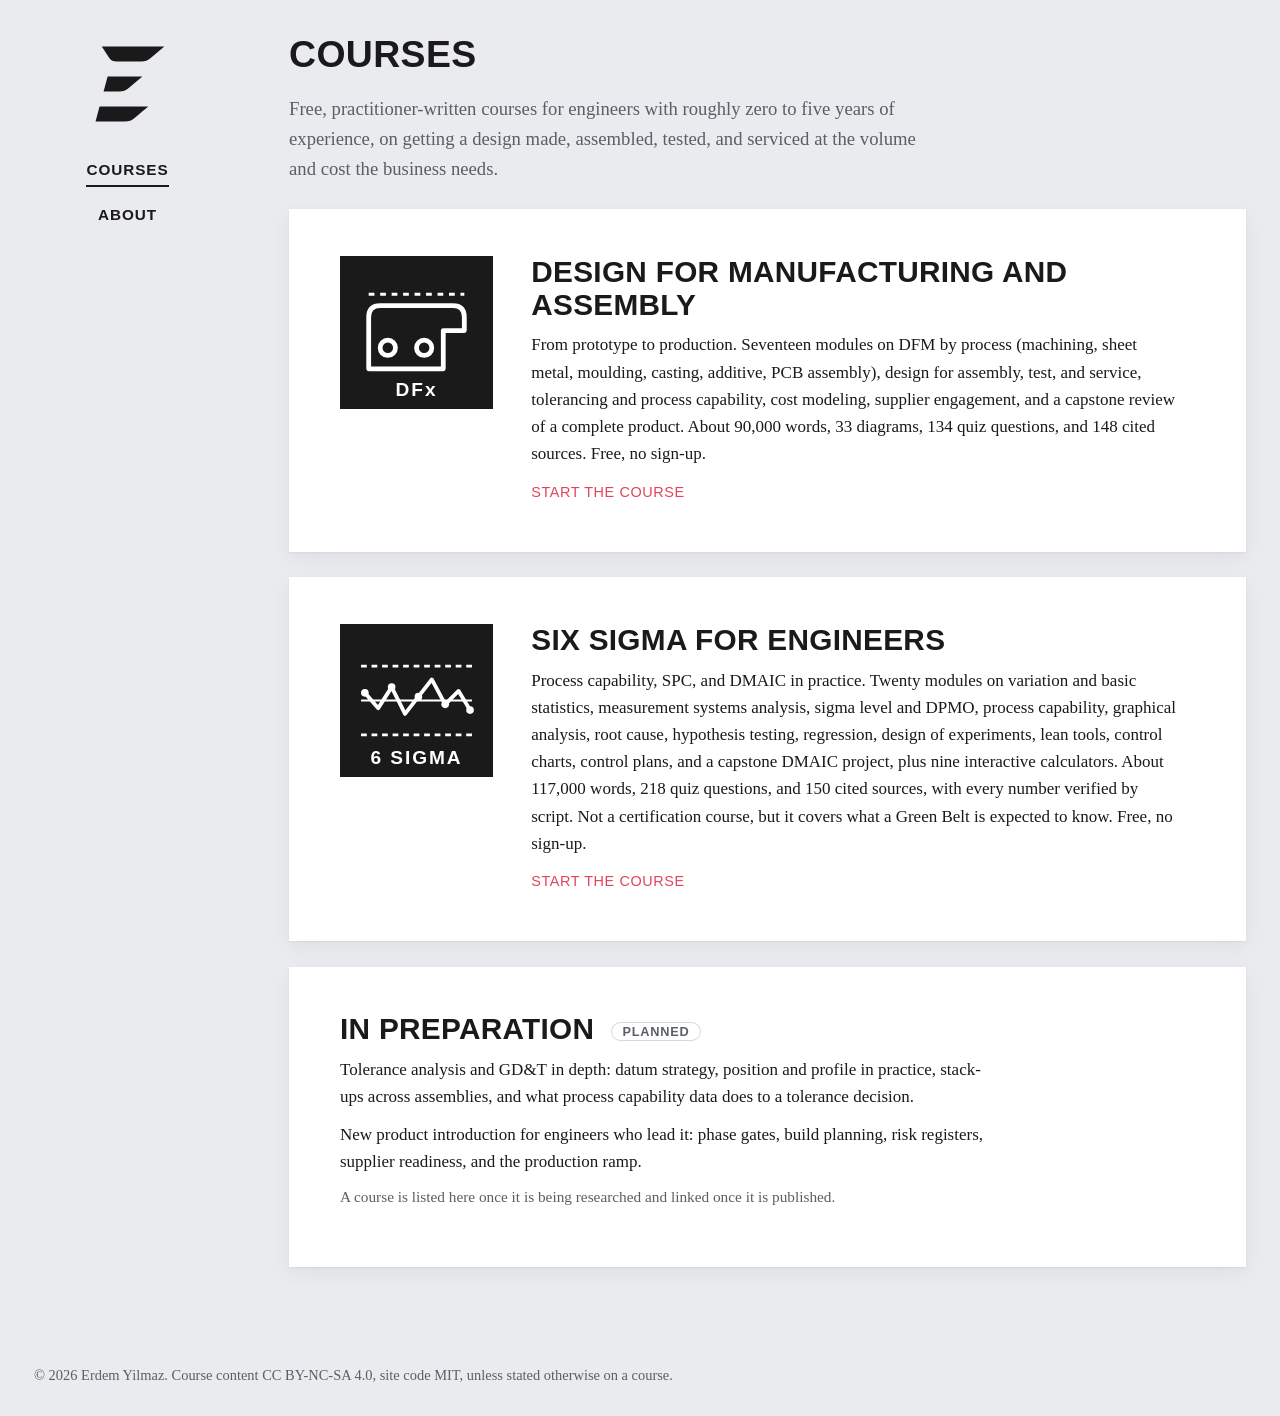
<file: index.html>
<!DOCTYPE html>
<html lang="en">
<head>
<meta charset="utf-8">
<meta name="viewport" content="width=device-width, initial-scale=1">
<title>Erdem Yilmaz · Manufacturing engineering courses</title>
<meta name="description" content="Free, practitioner-written engineering courses by Erdem Yilmaz, a senior manufacturing engineer. Design for manufacturing and assembly, new product introduction, and more.">
<link rel="canonical" href="https://erdemyilmaz.me/">
<meta property="og:type" content="website">
<meta property="og:title" content="Erdem Yilmaz · Manufacturing engineering courses">
<meta property="og:description" content="Free, practitioner-written courses on design for manufacturing, assembly, test, and service, and on taking products from prototype to production.">
<meta property="og:url" content="https://erdemyilmaz.me/">
<link rel="icon" type="image/svg+xml" href="assets/img/ey-mark.svg">
<link rel="stylesheet" href="assets/css/site.css">
<!-- Cloudflare Web Analytics --><script defer src='https://static.cloudflareinsights.com/beacon.min.js' data-cf-beacon='{"token": "cfd39382023243b08cf5932468455c77"}'></script><!-- End Cloudflare Web Analytics -->
</head>
<body>
<div class="layout">

  <aside class="sidebar">
    <a class="monogram" href="index.html" aria-label="Erdem Yilmaz, home">
      <svg viewBox="169 270 440 470" role="img" aria-hidden="true" focusable="false">
        <title>EY monogram</title>
        <g transform="translate(560 560) skewX(-15) scale(1 1.08) translate(-500 -500)">
          <path d="M 110 250 H 470 L 410.4834692374119 309.5165307625881 Q 390 330 361.032 330 H 218.96800000000002 Q 190 330 169.5165307625881 309.5165307625881 Z M 190 410 H 390 L 330.4834692374119 469.5165307625881 Q 310 490 281.032 490 H 190 Z M 190 570 H 470 L 410.4834692374119 629.5165307625881 Q 390 650 361.032 650 H 190 Z" fill="currentColor"/>
        </g>
        </svg>
    </a>
    <nav class="site-nav" aria-label="Site">
      <a href="index.html" aria-current="page">Courses</a>
      <a href="about.html">About</a>
    </nav>
  </aside>

  <main>
    <div class="intro">
      <h1>Courses</h1>
      <p class="lead">Free, practitioner-written courses for engineers with roughly zero to five years of experience, on getting a design made, assembled, tested, and serviced at the volume and cost the business needs.</p>
    </div>

    <ul class="cards">
      <li class="card">
        <a class="tile" href="https://erdemyilmaz.me/dfx/" aria-hidden="true" tabindex="-1">
          <svg viewBox="0 0 160 160" role="img" focusable="false">
            <title>DFx course tile</title>
            <rect width="160" height="160" fill="#1a1a1a"/>
            <g fill="none" stroke="#ffffff" stroke-width="5" stroke-linejoin="round">
              <path d="M30 118 V64 Q30 52 42 52 H118 Q130 52 130 64 V78 H108 V118 Z"/>
              <circle cx="50" cy="96" r="8"/>
              <circle cx="88" cy="96" r="8"/>
              <path d="M30 40 H130" stroke-dasharray="6 6" stroke-width="3"/>
            </g>
            <text x="80" y="146" text-anchor="middle" fill="#ffffff" font-family="Bahnschrift, 'Arial Narrow', Arial, sans-serif" font-weight="700" font-size="20" letter-spacing="2">DFx</text>
          </svg>
        </a>
        <div>
          <h3><a href="https://erdemyilmaz.me/dfx/">Design for Manufacturing and Assembly</a></h3>
          <p>From prototype to production. Seventeen modules on DFM by process (machining, sheet metal, moulding, casting, additive, PCB assembly), design for assembly, test, and service, tolerancing and process capability, cost modeling, supplier engagement, and a capstone review of a complete product. About 90,000 words, 33 diagrams, 134 quiz questions, and 148 cited sources. Free, no sign-up.</p>
          <a class="more" href="https://erdemyilmaz.me/dfx/">Start the course</a>
        </div>
      </li>

      <li class="card">
        <a class="tile" href="https://erdemyilmaz.me/sixsigma/" aria-hidden="true" tabindex="-1">
          <svg viewBox="0 0 160 160" role="img" focusable="false">
            <title>Six Sigma course tile</title>
            <rect width="160" height="160" fill="#1a1a1a"/>
            <g fill="none" stroke="#ffffff" stroke-width="3">
              <path d="M22 44 H138 M22 116 H138" stroke-dasharray="6 5"/>
              <path d="M22 80 H138" stroke-width="2"/>
              <polyline points="26,72 40,88 54,66 68,94 82,76 96,58 110,84 124,70 136,90" stroke-width="4" stroke-linejoin="round"/>
            </g>
            <g fill="#ffffff"><circle cx="26" cy="72" r="4"/><circle cx="54" cy="66" r="4"/><circle cx="82" cy="76" r="4"/><circle cx="110" cy="84" r="4"/><circle cx="136" cy="90" r="4"/></g>
            <text x="80" y="146" text-anchor="middle" fill="#ffffff" font-family="Bahnschrift, 'Arial Narrow', Arial, sans-serif" font-weight="700" font-size="20" letter-spacing="2">6 SIGMA</text>
          </svg>
        </a>
        <div>
          <h3><a href="https://erdemyilmaz.me/sixsigma/">Six Sigma for Engineers</a></h3>
          <p>Process capability, SPC, and DMAIC in practice. Twenty modules on variation and basic statistics, measurement systems analysis, sigma level and DPMO, process capability, graphical analysis, root cause, hypothesis testing, regression, design of experiments, lean tools, control charts, control plans, and a capstone DMAIC project, plus nine interactive calculators. About 117,000 words, 218 quiz questions, and 150 cited sources, with every number verified by script. Not a certification course, but it covers what a Green Belt is expected to know. Free, no sign-up.</p>
          <a class="more" href="https://erdemyilmaz.me/sixsigma/">Start the course</a>
        </div>
      </li>

      <li class="card wide">
        <div>
          <h3>In preparation <span class="tag">Planned</span></h3>
          <p>Tolerance analysis and GD&amp;T in depth: datum strategy, position and profile in practice, stack-ups across assemblies, and what process capability data does to a tolerance decision.</p>
          <p>New product introduction for engineers who lead it: phase gates, build planning, risk registers, supplier readiness, and the production ramp.</p>
          <p class="small">A course is listed here once it is being researched and linked once it is published.</p>
          <!-- AUTHOR: edit the planned list to match what you intend to write next. -->
        </div>
      </li>
    </ul>
  </main>

  <footer class="site-footer">
    <p>© 2026 Erdem Yilmaz. Course content CC BY-NC-SA 4.0, site code MIT, unless stated otherwise on a course.</p>
    <!-- AUTHOR: confirm the licence line once the course licences are final. -->
  </footer>

</div>
</body>
</html>
</file>
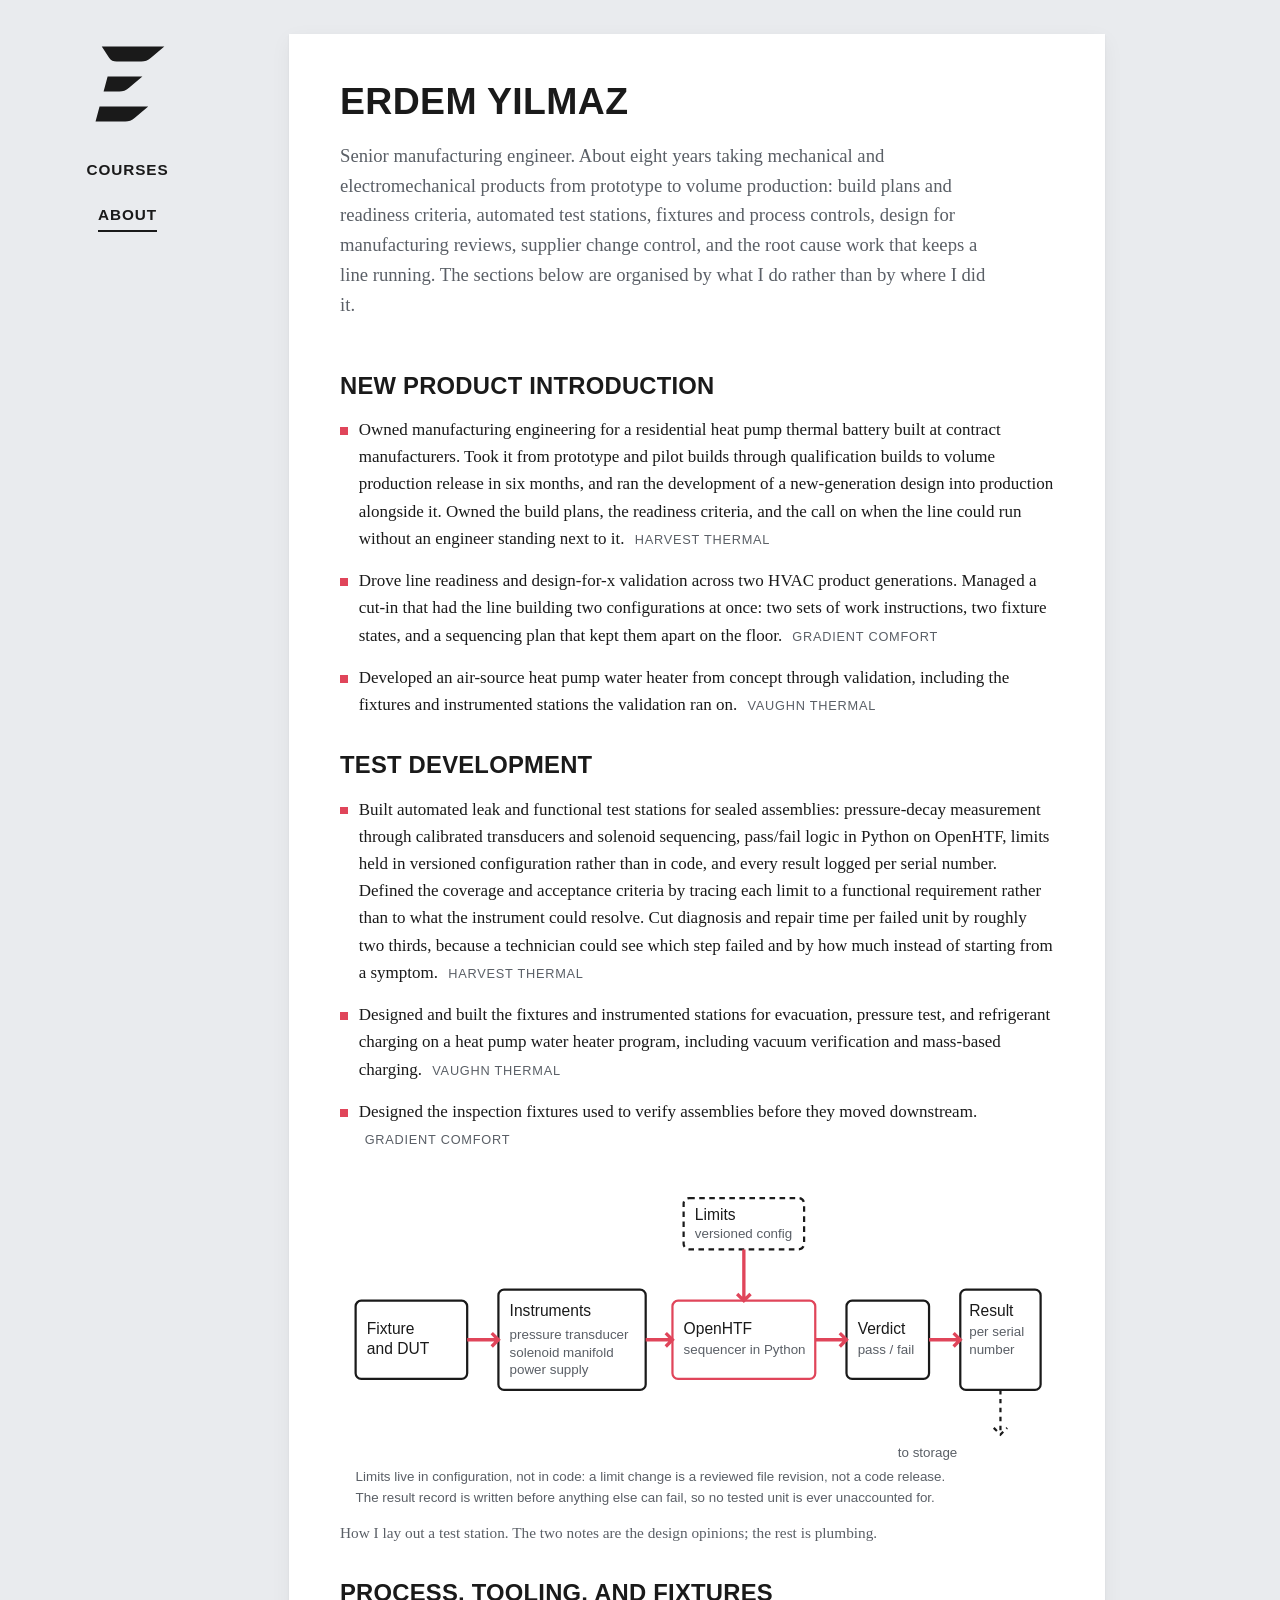
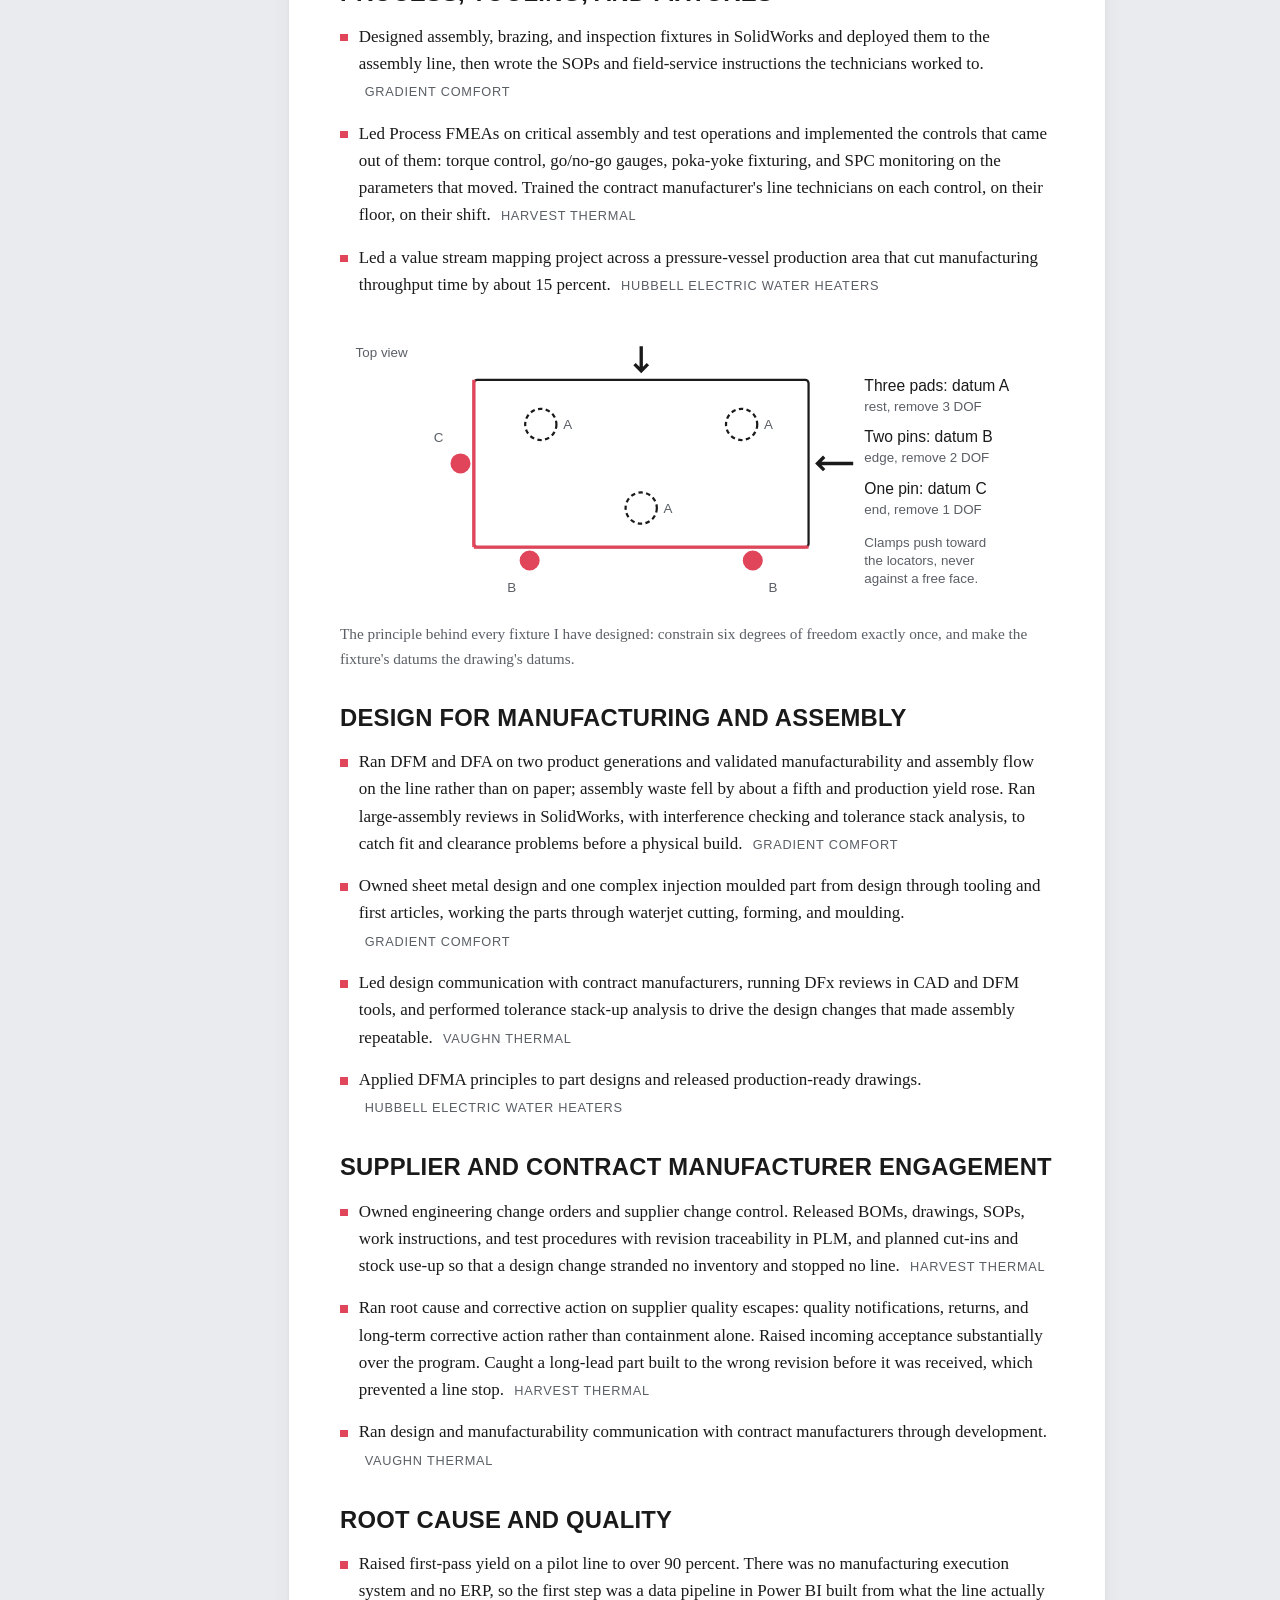
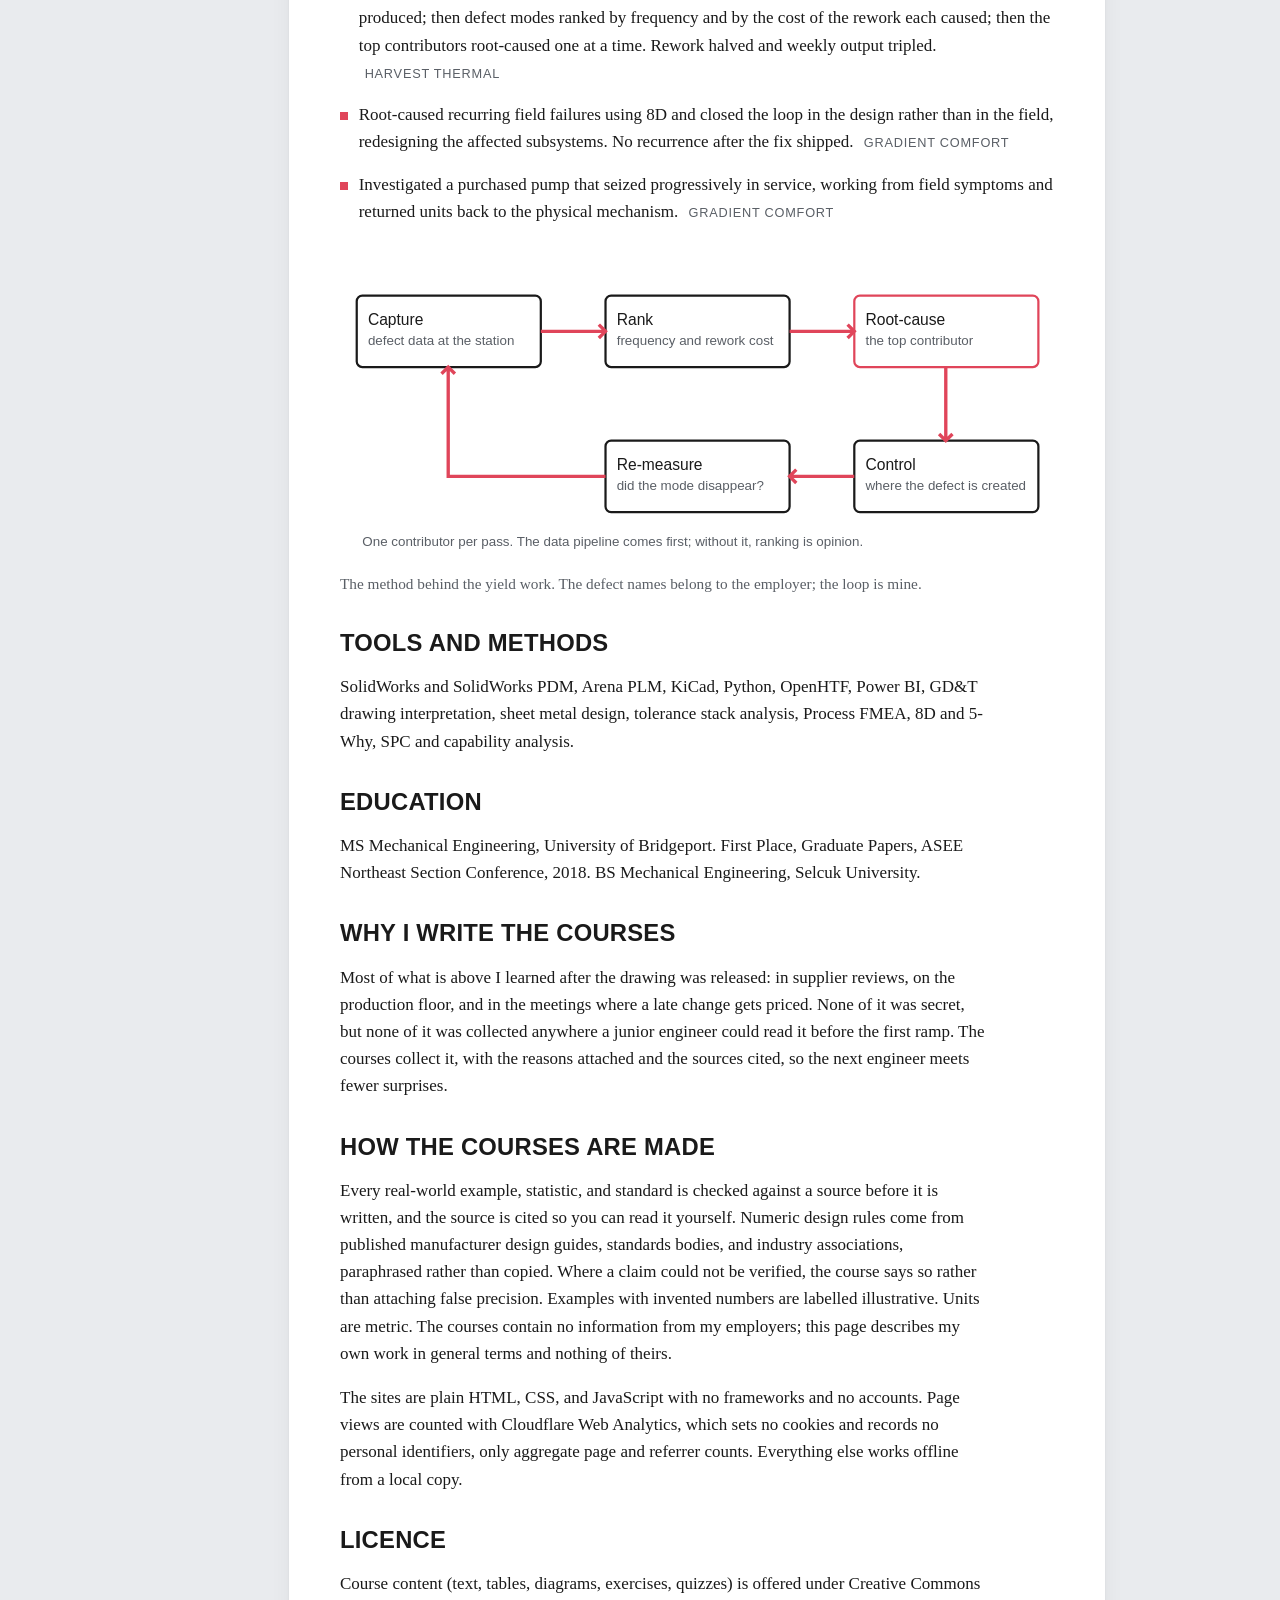
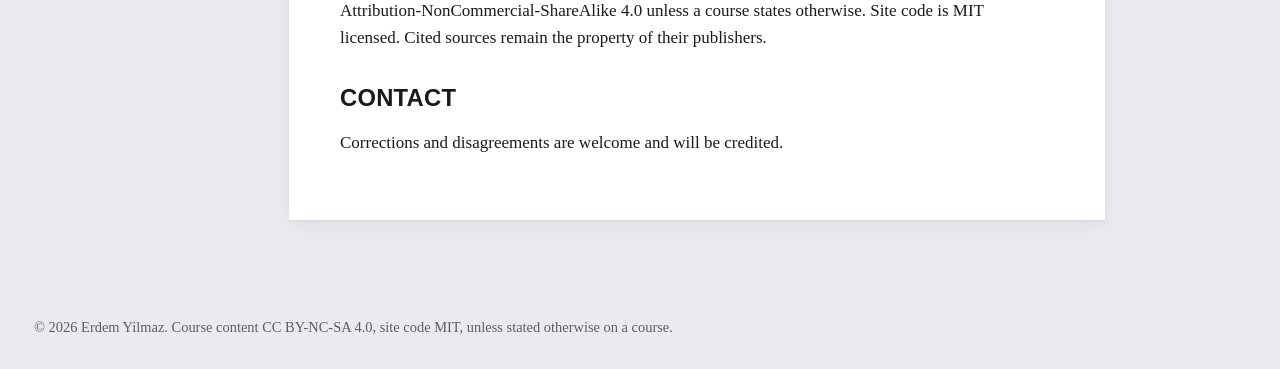
<file: about.html>
<!DOCTYPE html>
<html lang="en">
<head>
<meta charset="utf-8">
<meta name="viewport" content="width=device-width, initial-scale=1">
<title>About · Erdem Yilmaz</title>
<meta name="description" content="Erdem Yilmaz, senior manufacturing engineer: new product introduction, test development, process and fixture design, DFM and DFA, supplier engagement, and root cause work, and how the courses are made.">
<link rel="canonical" href="https://erdemyilmaz.me/about.html">
<link rel="icon" type="image/svg+xml" href="assets/img/ey-mark.svg">
<link rel="stylesheet" href="assets/css/site.css">
<!-- Cloudflare Web Analytics --><script defer src='https://static.cloudflareinsights.com/beacon.min.js' data-cf-beacon='{"token": "cfd39382023243b08cf5932468455c77"}'></script><!-- End Cloudflare Web Analytics -->
</head>
<body>
<div class="layout">

  <aside class="sidebar">
    <a class="monogram" href="index.html" aria-label="Erdem Yilmaz, home">
      <svg viewBox="169 270 440 470" role="img" aria-hidden="true" focusable="false">
        <title>EY monogram</title>
        <g transform="translate(560 560) skewX(-15) scale(1 1.08) translate(-500 -500)">
          <path d="M 110 250 H 470 L 410.4834692374119 309.5165307625881 Q 390 330 361.032 330 H 218.96800000000002 Q 190 330 169.5165307625881 309.5165307625881 Z M 190 410 H 390 L 330.4834692374119 469.5165307625881 Q 310 490 281.032 490 H 190 Z M 190 570 H 470 L 410.4834692374119 629.5165307625881 Q 390 650 361.032 650 H 190 Z" fill="currentColor"/>
        </g>
        </svg>
    </a>
    <nav class="site-nav" aria-label="Site">
      <a href="index.html">Courses</a>
      <a href="about.html" aria-current="page">About</a>
    </nav>
  </aside>

  <main>
    <article class="prose">
      <div class="bio-head">
        <!-- AUTHOR: portrait. Save a square image as assets/img/portrait.jpg (about 600 by 600 px) and replace this comment with:
             <img class="portrait" src="assets/img/portrait.jpg" alt="Erdem Yilmaz" width="160" height="160"> -->
        <div>
          <h1>Erdem Yilmaz</h1>
          <p class="lead">Senior manufacturing engineer. About eight years taking mechanical and electromechanical products from prototype to volume production: build plans and readiness criteria, automated test stations, fixtures and process controls, design for manufacturing reviews, supplier change control, and the root cause work that keeps a line running. The sections below are organised by what I do rather than by where I did it.</p>
        </div>
      </div>

      <h2 id="npi">New product introduction</h2>
      <ul class="work">
        <li>Owned manufacturing engineering for a residential heat pump thermal battery built at contract manufacturers. Took it from prototype and pilot builds through qualification builds to volume production release in six months, and ran the development of a new-generation design into production alongside it. Owned the build plans, the readiness criteria, and the call on when the line could run without an engineer standing next to it. <span class="co">Harvest Thermal</span></li>
        <li>Drove line readiness and design-for-x validation across two HVAC product generations. Managed a cut-in that had the line building two configurations at once: two sets of work instructions, two fixture states, and a sequencing plan that kept them apart on the floor. <span class="co">Gradient Comfort</span></li>
        <li>Developed an air-source heat pump water heater from concept through validation, including the fixtures and instrumented stations the validation ran on. <span class="co">Vaughn Thermal</span></li>
      </ul>

      <h2 id="test">Test development</h2>
      <ul class="work">
        <li>Built automated leak and functional test stations for sealed assemblies: pressure-decay measurement through calibrated transducers and solenoid sequencing, pass/fail logic in Python on OpenHTF, limits held in versioned configuration rather than in code, and every result logged per serial number. Defined the coverage and acceptance criteria by tracing each limit to a functional requirement rather than to what the instrument could resolve. Cut diagnosis and repair time per failed unit by roughly two thirds, because a technician could see which step failed and by how much instead of starting from a symptom. <span class="co">Harvest Thermal</span></li>
        <li>Designed and built the fixtures and instrumented stations for evacuation, pressure test, and refrigerant charging on a heat pump water heater program, including vacuum verification and mass-based charging. <span class="co">Vaughn Thermal</span></li>
        <li>Designed the inspection fixtures used to verify assemblies before they moved downstream. <span class="co">Gradient Comfort</span></li>
      </ul>

      <figure class="diagram">
        <svg viewBox="0 0 640 300" role="img" aria-labelledby="fig-test-t fig-test-d">
          <title id="fig-test-t">Architecture of an automated test station</title>
          <desc id="fig-test-d">Left to right: a fixture holding the device under test; instruments (pressure transducer, solenoid manifold, power supply); an OpenHTF sequencer in Python that receives limits from a versioned configuration file shown above it; a pass or fail verdict; and a result record per serial number written to storage. Two notes: limits live in configuration, not code; the result is written before anything else can fail.</desc>
          <g fill="none" stroke="currentColor" stroke-width="2">
            <rect x="14" y="110" width="100" height="70" rx="5"/>
            <rect x="142" y="100" width="132" height="90" rx="5"/>
            <rect x="298" y="110" width="128" height="70" rx="5" class="accent"/>
            <rect x="308" y="18" width="108" height="46" rx="5" stroke-dasharray="5 4"/>
            <rect x="454" y="110" width="74" height="70" rx="5"/>
            <rect x="556" y="100" width="72" height="90" rx="5"/>
            <path d="M114 145 h28 M136 139 l6 6 l-6 6 M274 145 h24 M292 139 l6 6 l-6 6 M426 145 h28 M448 139 l6 6 l-6 6 M528 145 h28 M550 139 l6 6 l-6 6" class="accent" stroke-width="3"/>
            <path d="M362 64 v46 M356 104 l6 6 l6 -6" class="accent" stroke-width="3"/>
            <path d="M592 190 v40 M586 224 l6 6 l6 -6" stroke-dasharray="4 4"/>
          </g>
          <g class="t">
            <text x="24" y="140">Fixture</text><text x="24" y="158">and DUT</text>
            <text x="152" y="124">Instruments</text>
            <text x="152" y="144" class="m">pressure transducer</text><text x="152" y="160" class="m">solenoid manifold</text><text x="152" y="176" class="m">power supply</text>
            <text x="308" y="140">OpenHTF</text><text x="308" y="158" class="m">sequencer in Python</text>
            <text x="318" y="38">Limits</text><text x="318" y="54" class="m">versioned config</text>
            <text x="464" y="140">Verdict</text><text x="464" y="158" class="m">pass / fail</text>
            <text x="564" y="124">Result</text><text x="564" y="142" class="m">per serial</text><text x="564" y="158" class="m">number</text>
            <text x="500" y="250" class="m">to storage</text>
            <text x="14" y="272" class="m">Limits live in configuration, not in code: a limit change is a reviewed file revision, not a code release.</text>
            <text x="14" y="290" class="m">The result record is written before anything else can fail, so no tested unit is ever unaccounted for.</text>
          </g>
        </svg>
        <figcaption>How I lay out a test station. The two notes are the design opinions; the rest is plumbing.</figcaption>
      </figure>

      <h2 id="process">Process, tooling, and fixtures</h2>
      <ul class="work">
        <li>Designed assembly, brazing, and inspection fixtures in SolidWorks and deployed them to the assembly line, then wrote the SOPs and field-service instructions the technicians worked to. <span class="co">Gradient Comfort</span></li>
        <li>Led Process FMEAs on critical assembly and test operations and implemented the controls that came out of them: torque control, go/no-go gauges, poka-yoke fixturing, and SPC monitoring on the parameters that moved. Trained the contract manufacturer's line technicians on each control, on their floor, on their shift. <span class="co">Harvest Thermal</span></li>
        <li>Led a value stream mapping project across a pressure-vessel production area that cut manufacturing throughput time by about 15 percent. <span class="co">Hubbell Electric Water Heaters</span></li>
      </ul>

      <figure class="diagram">
        <svg viewBox="0 0 640 260" role="img" aria-labelledby="fig-321-t fig-321-d">
          <title id="fig-321-t">The 3-2-1 locating principle</title>
          <desc id="fig-321-d">Top view of a rectangular part resting on three support pads (datum A), pushed by clamps against two pins along its bottom edge (datum B) and one pin on its left edge (datum C). Arrows show clamping forces directed toward the locators. Six degrees of freedom are constrained exactly, and the fixture datums match the drawing datums.</desc>
          <g fill="none" stroke="currentColor" stroke-width="2">
            <rect x="120" y="50" width="300" height="150" rx="3"/>
            <circle cx="180" cy="90" r="14" stroke-dasharray="4 3"/><circle cx="360" cy="90" r="14" stroke-dasharray="4 3"/><circle cx="270" cy="165" r="14" stroke-dasharray="4 3"/>
            <circle cx="170" cy="212" r="8" class="accent-fill"/><circle cx="370" cy="212" r="8" class="accent-fill"/>
            <circle cx="108" cy="125" r="8" class="accent-fill"/>
            <path d="M270 20 v22 M264 36 l6 6 l6 -6" stroke-width="3"/>
            <path d="M460 125 h-32 M434 119 l-6 6 l6 6" stroke-width="3"/>
            <path d="M120 200 H420" class="accent" stroke-width="3"/>
            <path d="M120 50 V200" class="accent" stroke-width="3"/>
          </g>
          <g class="t">
            <text x="200" y="94" class="m">A</text><text x="380" y="94" class="m">A</text><text x="290" y="169" class="m">A</text>
            <text x="150" y="240" class="m">B</text><text x="384" y="240" class="m">B</text>
            <text x="84" y="106" class="m">C</text>
            <text x="470" y="60">Three pads: datum A</text><text x="470" y="78" class="m">rest, remove 3 DOF</text>
            <text x="470" y="106">Two pins: datum B</text><text x="470" y="124" class="m">edge, remove 2 DOF</text>
            <text x="470" y="152">One pin: datum C</text><text x="470" y="170" class="m">end, remove 1 DOF</text>
            <text x="470" y="200" class="m">Clamps push toward</text><text x="470" y="216" class="m">the locators, never</text><text x="470" y="232" class="m">against a free face.</text>
            <text x="14" y="30" class="m">Top view</text>
          </g>
        </svg>
        <figcaption>The principle behind every fixture I have designed: constrain six degrees of freedom exactly once, and make the fixture's datums the drawing's datums.</figcaption>
      </figure>

      <h2 id="dfx">Design for manufacturing and assembly</h2>
      <ul class="work">
        <li>Ran DFM and DFA on two product generations and validated manufacturability and assembly flow on the line rather than on paper; assembly waste fell by about a fifth and production yield rose. Ran large-assembly reviews in SolidWorks, with interference checking and tolerance stack analysis, to catch fit and clearance problems before a physical build. <span class="co">Gradient Comfort</span></li>
        <li>Owned sheet metal design and one complex injection moulded part from design through tooling and first articles, working the parts through waterjet cutting, forming, and moulding. <span class="co">Gradient Comfort</span></li>
        <li>Led design communication with contract manufacturers, running DFx reviews in CAD and DFM tools, and performed tolerance stack-up analysis to drive the design changes that made assembly repeatable. <span class="co">Vaughn Thermal</span></li>
        <li>Applied DFMA principles to part designs and released production-ready drawings. <span class="co">Hubbell Electric Water Heaters</span></li>
      </ul>

      <h2 id="suppliers">Supplier and contract manufacturer engagement</h2>
      <ul class="work">
        <li>Owned engineering change orders and supplier change control. Released BOMs, drawings, SOPs, work instructions, and test procedures with revision traceability in PLM, and planned cut-ins and stock use-up so that a design change stranded no inventory and stopped no line. <span class="co">Harvest Thermal</span></li>
        <li>Ran root cause and corrective action on supplier quality escapes: quality notifications, returns, and long-term corrective action rather than containment alone. Raised incoming acceptance substantially over the program. Caught a long-lead part built to the wrong revision before it was received, which prevented a line stop. <span class="co">Harvest Thermal</span></li>
        <li>Ran design and manufacturability communication with contract manufacturers through development. <span class="co">Vaughn Thermal</span></li>
      </ul>

      <h2 id="quality">Root cause and quality</h2>
      <ul class="work">
        <li>Raised first-pass yield on a pilot line to over 90 percent. There was no manufacturing execution system and no ERP, so the first step was a data pipeline in Power BI built from what the line actually produced; then defect modes ranked by frequency and by the cost of the rework each caused; then the top contributors root-caused one at a time. Rework halved and weekly output tripled. <span class="co">Harvest Thermal</span></li>
        <!-- AUTHOR: pull quote slot. Once the recommendation text is available, a one-sentence attributed quote with the yield figures goes here, linked to the recommendation. -->
        <li>Root-caused recurring field failures using 8D and closed the loop in the design rather than in the field, redesigning the affected subsystems. No recurrence after the fix shipped. <span class="co">Gradient Comfort</span></li>
        <li>Investigated a purchased pump that seized progressively in service, working from field symptoms and returned units back to the physical mechanism. <span class="co">Gradient Comfort</span></li>
      </ul>

      <figure class="diagram">
        <svg viewBox="0 0 640 280" role="img" aria-labelledby="fig-loop-t fig-loop-d">
          <title id="fig-loop-t">The yield improvement loop</title>
          <desc id="fig-loop-d">Five boxes connected in a loop: capture defect data at the station; rank defect modes by frequency and by rework cost; root-cause the top contributor; implement a control at the operation where the defect is created; re-measure; and back to capture. A note says the loop runs on one contributor at a time.</desc>
          <g fill="none" stroke="currentColor" stroke-width="2">
            <rect x="15" y="40" width="165" height="64" rx="5"/>
            <rect x="238" y="40" width="165" height="64" rx="5"/>
            <rect x="461" y="40" width="165" height="64" rx="5" class="accent"/>
            <rect x="461" y="170" width="165" height="64" rx="5"/>
            <rect x="238" y="170" width="165" height="64" rx="5"/>
            <path d="M180 72 h58 M232 66 l6 6 l-6 6 M403 72 h58 M455 66 l6 6 l-6 6" class="accent" stroke-width="3"/>
            <path d="M543 104 v66 M537 164 l6 6 l6 -6" class="accent" stroke-width="3"/>
            <path d="M461 202 h-58 M409 196 l-6 6 l6 6" class="accent" stroke-width="3"/>
            <path d="M238 202 H97 V104 M91 110 l6 -6 l6 6" class="accent" stroke-width="3"/>
          </g>
          <g class="t">
            <text x="25" y="66">Capture</text><text x="25" y="84" class="m">defect data at the station</text>
            <text x="248" y="66">Rank</text><text x="248" y="84" class="m">frequency and rework cost</text>
            <text x="471" y="66">Root-cause</text><text x="471" y="84" class="m">the top contributor</text>
            <text x="471" y="196">Control</text><text x="471" y="214" class="m">where the defect is created</text>
            <text x="248" y="196">Re-measure</text><text x="248" y="214" class="m">did the mode disappear?</text>
            <text x="20" y="264" class="m">One contributor per pass. The data pipeline comes first; without it, ranking is opinion.</text>
          </g>
        </svg>
        <figcaption>The method behind the yield work. The defect names belong to the employer; the loop is mine.</figcaption>
      </figure>

      <h2 id="tools">Tools and methods</h2>
      <p>SolidWorks and SolidWorks PDM, Arena PLM, KiCad, Python, OpenHTF, Power BI, GD&amp;T drawing interpretation, sheet metal design, tolerance stack analysis, Process FMEA, 8D and 5-Why, SPC and capability analysis.</p>

      <h2 id="education">Education</h2>
      <p>MS Mechanical Engineering, University of Bridgeport. First Place, Graduate Papers, ASEE Northeast Section Conference, 2018. BS Mechanical Engineering, Selcuk University.</p>

      <h2 id="why">Why I write the courses</h2>
      <p>Most of what is above I learned after the drawing was released: in supplier reviews, on the production floor, and in the meetings where a late change gets priced. None of it was secret, but none of it was collected anywhere a junior engineer could read it before the first ramp. The courses collect it, with the reasons attached and the sources cited, so the next engineer meets fewer surprises.</p>

      <h2 id="method">How the courses are made</h2>
      <p>Every real-world example, statistic, and standard is checked against a source before it is written, and the source is cited so you can read it yourself. Numeric design rules come from published manufacturer design guides, standards bodies, and industry associations, paraphrased rather than copied. Where a claim could not be verified, the course says so rather than attaching false precision. Examples with invented numbers are labelled illustrative. Units are metric. The courses contain no information from my employers; this page describes my own work in general terms and nothing of theirs.</p>
      <p>The sites are plain HTML, CSS, and JavaScript with no frameworks and no accounts. Page views are counted with Cloudflare Web Analytics, which sets no cookies and records no personal identifiers, only aggregate page and referrer counts. Everything else works offline from a local copy.</p>

      <h2 id="licence">Licence</h2>
      <p>Course content (text, tables, diagrams, exercises, quizzes) is offered under Creative Commons Attribution-NonCommercial-ShareAlike 4.0 unless a course states otherwise. Site code is MIT licensed. Cited sources remain the property of their publishers.</p>
      <!-- AUTHOR: confirm once the course licences are final. -->

      <h2 id="contact">Contact</h2>
      <p>Corrections and disagreements are welcome and will be credited.</p>
      <!-- AUTHOR: add your contact method here, for example a LinkedIn profile link or an email address. -->
    </article>
  </main>

  <footer class="site-footer">
    <p>© 2026 Erdem Yilmaz. Course content CC BY-NC-SA 4.0, site code MIT, unless stated otherwise on a course.</p>
  </footer>

</div>
</body>
</html>
</file>
<file: assets/css/site.css>
/* erdemyilmaz.me
   Left sidebar with monogram and stacked navigation; white cards on a grey page.
   Plain CSS, no build step, no external fonts. */

:root {
  --bg: #e9ebee;
  --card: #ffffff;
  --fg: #1a1a1a;
  --muted: #5a5f66;
  --line: #d3d6da;
  --accent: #e0455a;
  --accent-soft: #fbe9ec;
  --shadow: 0 1px 2px rgba(0, 0, 0, 0.06), 0 6px 20px rgba(0, 0, 0, 0.05);
  --sidebar: 15rem;
  --display: "Bahnschrift", "Oswald", "Roboto Condensed", "Arial Narrow", "Helvetica Neue", Arial, sans-serif;
  --serif: Georgia, "Iowan Old Style", "Palatino Linotype", "Times New Roman", serif;
  color-scheme: light dark;
}

@media (prefers-color-scheme: dark) {
  :root {
    --bg: #14161a;
    --card: #1f2227;
    --fg: #e8e8e4;
    --muted: #a3a8b0;
    --line: #33373d;
    --accent: #ff6b7d;
    --accent-soft: #3a2228;
    --shadow: 0 1px 2px rgba(0, 0, 0, 0.4), 0 6px 20px rgba(0, 0, 0, 0.3);
  }
}

* { box-sizing: border-box; }
html { font-size: 17px; }
body {
  margin: 0;
  background: var(--bg);
  color: var(--fg);
  font-family: var(--serif);
  line-height: 1.6;
  overflow-x: hidden;
}
a { color: var(--accent); }
a:focus-visible { outline: 3px solid var(--accent); outline-offset: 2px; }

/* Layout */
.layout { display: grid; grid-template-columns: var(--sidebar) minmax(0, 1fr); min-height: 100vh; }

.sidebar {
  position: sticky;
  top: 0;
  align-self: start;
  height: 100vh;
  padding: 2.5rem 1.5rem;
  display: flex;
  flex-direction: column;
  align-items: center;
  gap: 2rem;
}
.monogram { display: block; width: 4.5rem; height: auto; color: var(--fg); }
.monogram svg { width: 100%; height: 100%; display: block; }
.site-nav { display: flex; flex-direction: column; align-items: center; gap: 0.9rem; }
.site-nav a {
  font-family: var(--display);
  font-stretch: condensed;
  font-weight: 600;
  font-size: 0.9rem;
  letter-spacing: 0.06em;
  text-transform: uppercase;
  text-decoration: none;
  color: var(--fg);
  padding-bottom: 0.15rem;
  border-bottom: 2px solid transparent;
}
.site-nav a:hover { border-bottom-color: var(--line); }
.site-nav a[aria-current="page"] { border-bottom-color: var(--fg); }

main { padding: 2rem 2rem 4rem; max-width: 62rem; }
main > .intro { max-width: 40rem; margin: 0 0 1.5rem; }
main > .intro h1 { margin: 0 0 0.5rem; }

/* Type */
h1, h2, .card h3 {
  font-family: var(--display);
  font-stretch: condensed;
  font-weight: 700;
  text-transform: uppercase;
  letter-spacing: 0.01em;
  line-height: 1.1;
}
h1 { font-size: 2.2rem; margin: 0 0 1rem; }
h2 { font-size: 1.4rem; margin: 2.5rem 0 1rem; }
.lead { font-size: 1.1rem; color: var(--muted); }
p { max-width: 38rem; }
.small { font-size: 0.9rem; color: var(--muted); }

/* Cards */
.cards { list-style: none; padding: 0; margin: 0; display: grid; gap: 1.5rem; }
.card {
  background: var(--card);
  box-shadow: var(--shadow);
  padding: 2.75rem 3rem;
  display: grid;
  grid-template-columns: 9rem minmax(0, 1fr);
  gap: 2.25rem;
  align-items: start;
}
.card.wide { grid-template-columns: minmax(0, 1fr); }
.tile { width: 9rem; height: 9rem; display: block; }
.tile svg { width: 100%; height: 100%; display: block; }
.card h3 { font-size: 1.75rem; margin: 0 0 0.6rem; }
.card h3 a { color: var(--fg); text-decoration: none; }
.card h3 a:hover { text-decoration: underline; text-decoration-thickness: 2px; }
.card p { margin: 0 0 0.6rem; }
.card .more {
  font-family: var(--display);
  font-stretch: condensed;
  font-size: 0.85rem;
  letter-spacing: 0.04em;
  text-transform: uppercase;
  text-decoration: none;
  color: var(--accent);
}
.card .more:hover { text-decoration: underline; }
.card .tag {
  display: inline-block;
  font-family: var(--display);
  font-stretch: condensed;
  font-size: 0.75rem;
  letter-spacing: 0.06em;
  text-transform: uppercase;
  color: var(--muted);
  border: 1px solid var(--line);
  border-radius: 999px;
  padding: 0.1rem 0.6rem;
  vertical-align: middle;
  margin-left: 0.5rem;
}

/* Prose pages */
.prose { background: var(--card); box-shadow: var(--shadow); padding: 2.75rem 3rem; max-width: 48rem; }
.prose h1 { margin-top: 0; }
.prose h2 { margin-top: 2rem; }

/* Footer */
.site-footer { grid-column: 1 / -1; padding: 1.5rem 2rem; font-size: 0.85rem; color: var(--muted); }
.site-footer p { margin: 0.2rem 0; max-width: none; }

/* Responsive */
@media (max-width: 800px) {
  html { font-size: 16px; }
  .layout { grid-template-columns: minmax(0, 1fr); }
  .sidebar { position: static; height: auto; flex-direction: row; justify-content: space-between; padding: 1.25rem 1.25rem 0; }
  .monogram { width: 3.2rem; }
  .site-nav { flex-direction: row; gap: 1.2rem; }
  main { padding: 1.5rem 1rem 3rem; }
  .card, .prose { padding: 1.75rem 1.5rem; }
  .card { grid-template-columns: minmax(0, 1fr); gap: 1.25rem; }
  .card h3 { font-size: 1.45rem; }
}

/* About page */
.bio-head { display: flex; gap: 1.5rem; align-items: flex-start; }
.portrait { width: 9rem; height: 9rem; object-fit: cover; border-radius: 4px; flex: none; }
.work { list-style: none; padding: 0; margin: 0 0 1rem; }
.work li { position: relative; padding-left: 1.1rem; margin: 0 0 0.9rem; max-width: 42rem; }
.work li::before { content: ""; position: absolute; left: 0; top: 0.65rem; width: 0.45rem; height: 0.45rem; background: var(--accent); }
.co { display: inline-block; font-family: var(--display); font-stretch: condensed; font-size: 0.75rem; letter-spacing: 0.06em; text-transform: uppercase; color: var(--muted); margin-left: 0.35rem; white-space: nowrap; }
.pull { border-left: 3px solid var(--accent); margin: 1.2rem 0; padding: 0.4rem 0 0.4rem 1rem; font-size: 1.05rem; }
.pull cite { display: block; font-style: normal; font-size: 0.85rem; color: var(--muted); margin-top: 0.3rem; }
.diagram { margin: 1.5rem 0 2rem; }
.diagram svg { width: 100%; height: auto; display: block; color: var(--fg); font-family: var(--display); font-size: 14px; }
.diagram .m { fill: var(--muted); font-size: 12px; }
.diagram .t text { fill: currentColor; }
.diagram .t .m { fill: var(--muted); }
.diagram .accent { stroke: var(--accent); }
.diagram .accent-fill { fill: var(--accent); stroke: var(--accent); }
.diagram figcaption { font-size: 0.9rem; color: var(--muted); margin-top: 0.5rem; }
@media (max-width: 800px) { .bio-head { flex-direction: column; } }

@media print {
  .sidebar { display: none; }
  .layout { display: block; }
  body { background: #fff; color: #000; }
  .card, .prose { box-shadow: none; border: 1px solid #ccc; }
  a { color: #000; }
}
</file>
